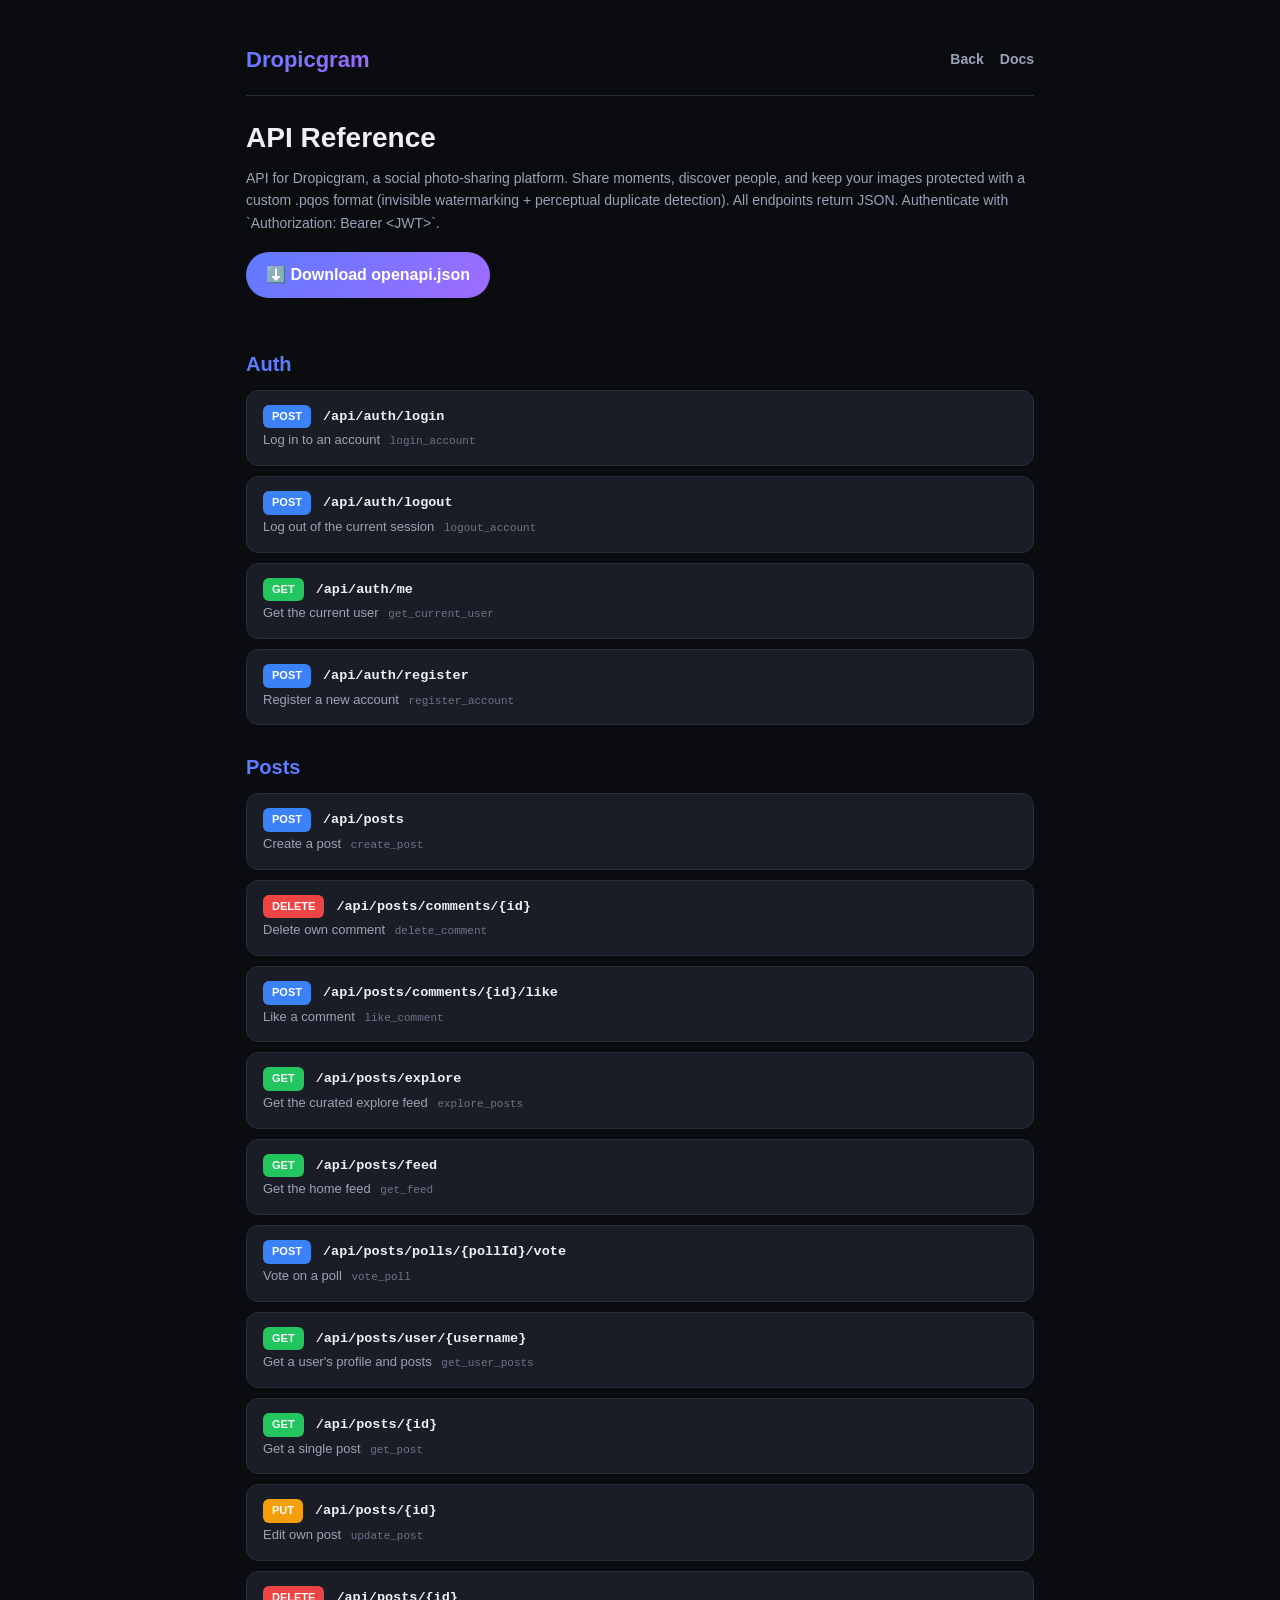
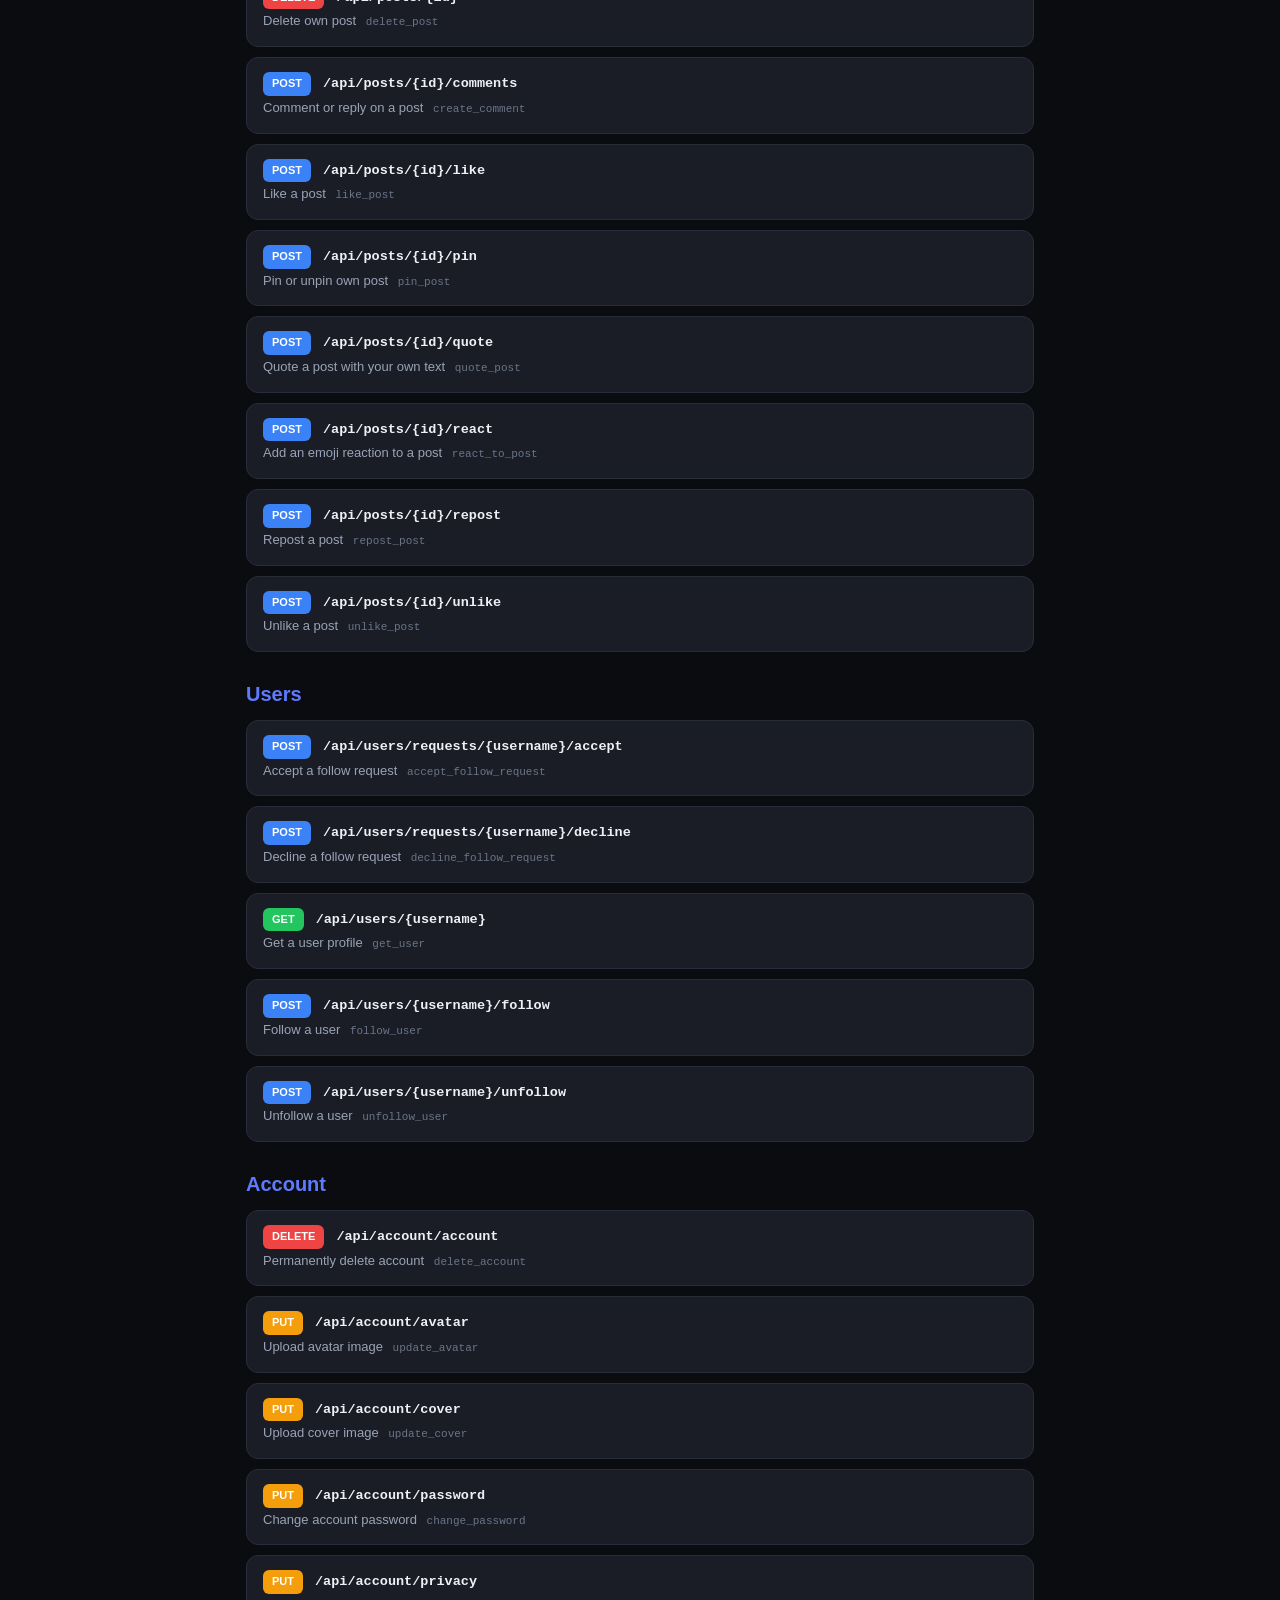
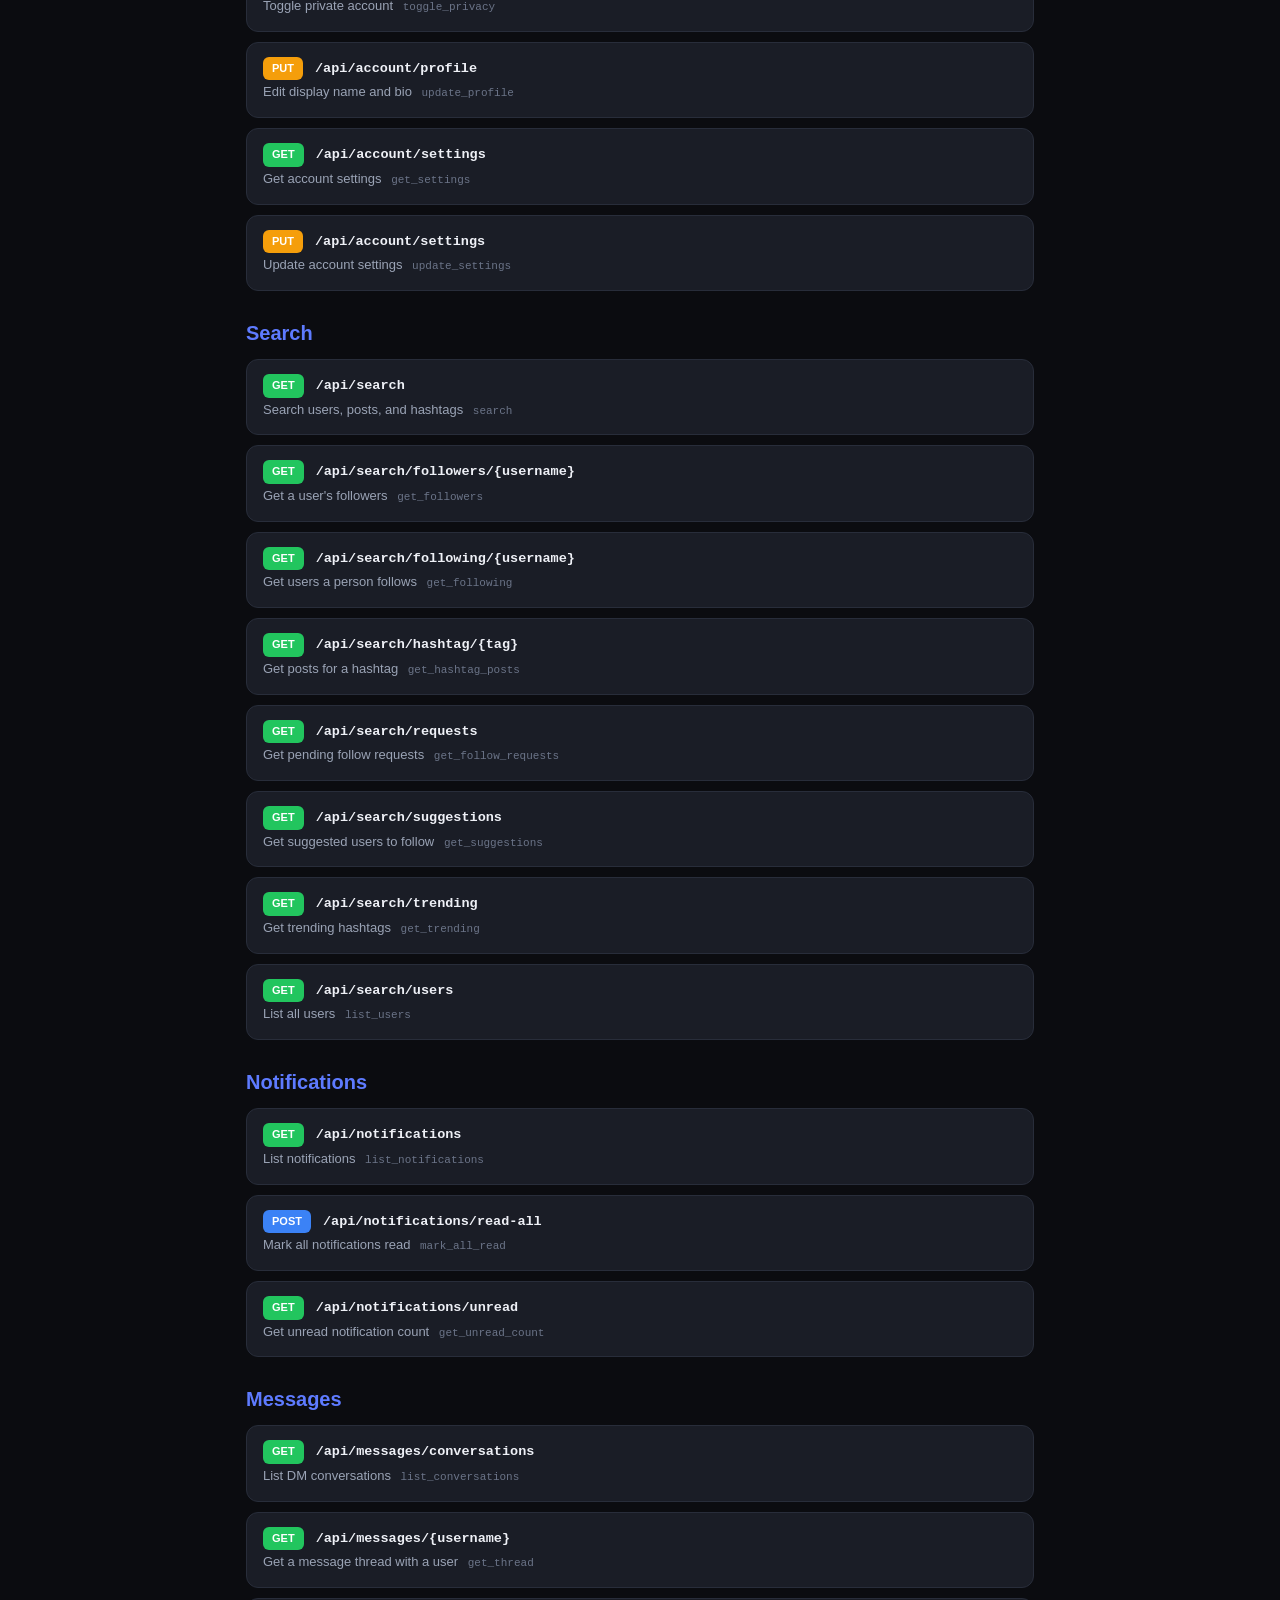
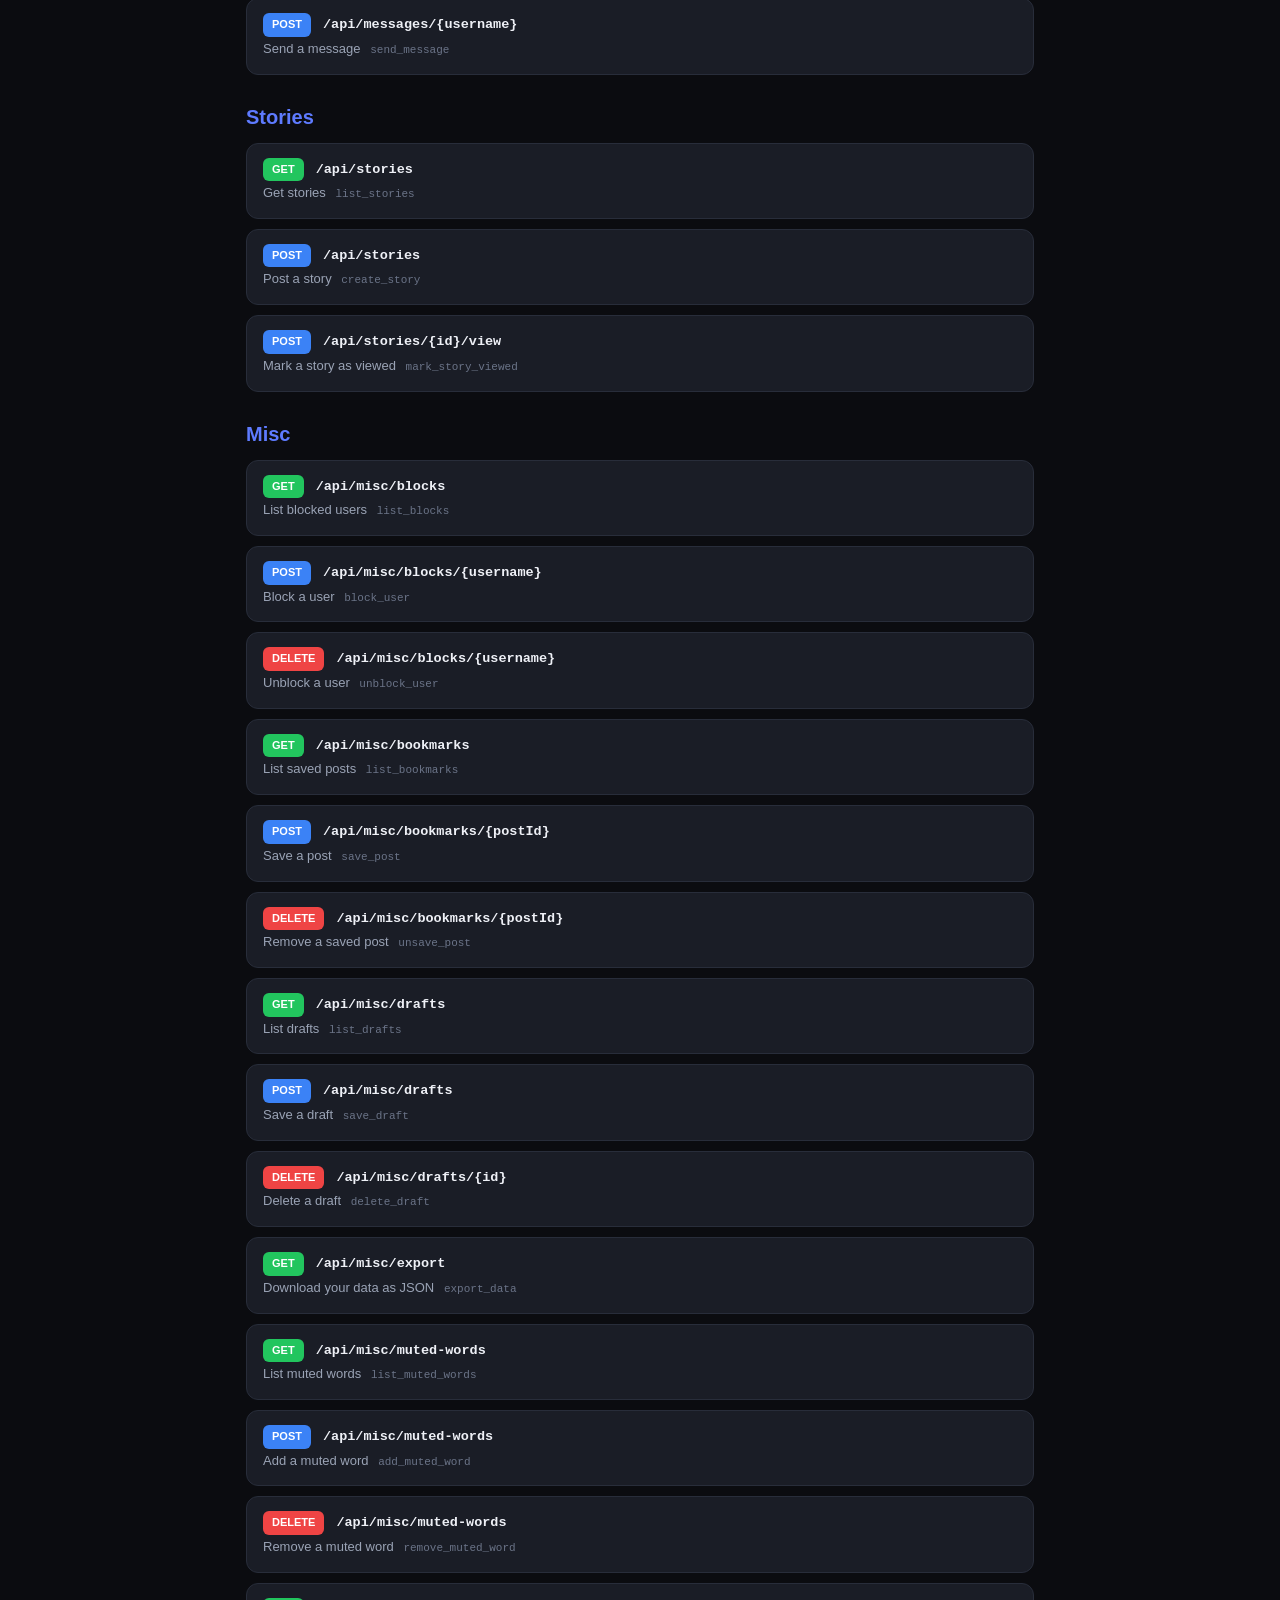
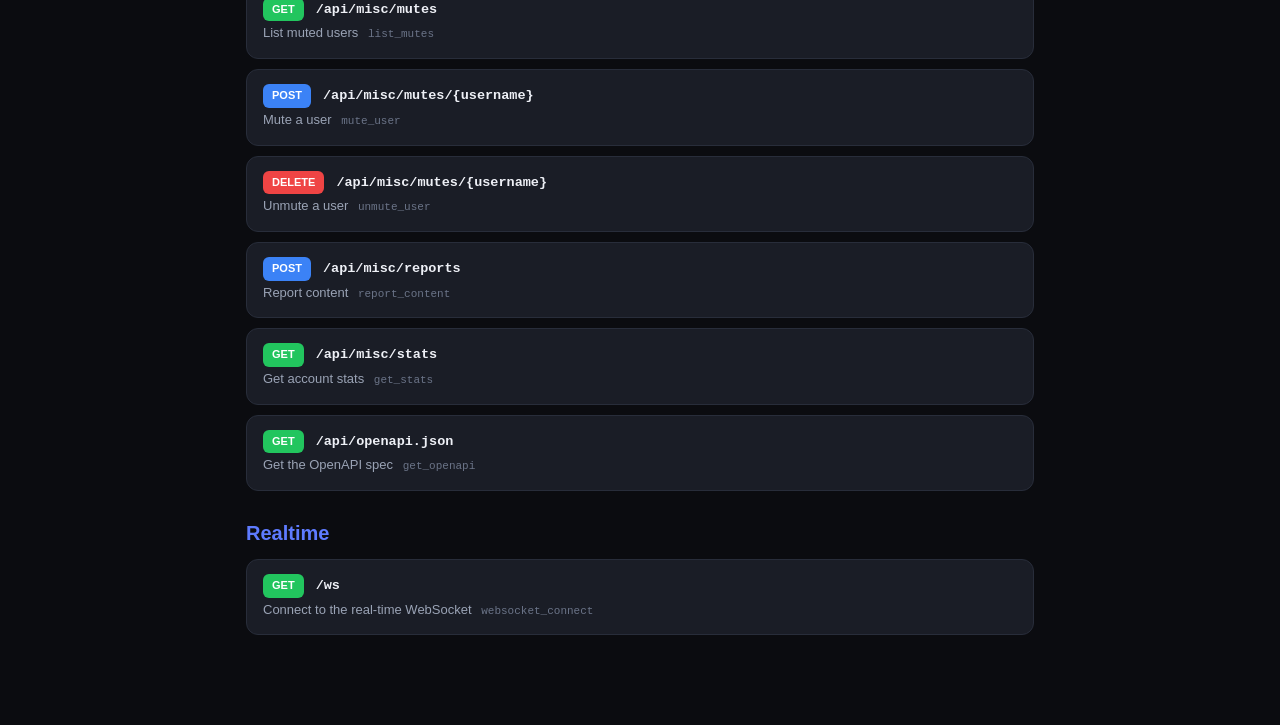
<file: apidocs.html>
<!DOCTYPE html>
<html lang="en">
<head>
<meta charset="UTF-8" />
<meta name="viewport" content="width=device-width, initial-scale=1.0" />
<title>Dropicgram API Reference</title>
<link rel="icon" type="image/svg+xml" href="icon.svg" />
<style>
:root{--bg:#0b0c10;--el:#13151c;--card:#1a1d26;--ink:#eef0f6;--mut:#9aa3b5;--acc:#5e7bff;--acc2:#a06bff;--bd:#282d3a;--g:#22c55e;--b:#3b82f6;--o:#f59e0b;--r:#ef4444;}
*{margin:0;padding:0;box-sizing:border-box}
body{font-family:-apple-system,BlinkMacSystemFont,"Segoe UI",Roboto,sans-serif;background:var(--bg);color:var(--ink);line-height:1.6}
.wrap{max-width:820px;margin:0 auto;padding:24px 16px 80px}
header{display:flex;align-items:center;gap:12px;padding:18px 0;border-bottom:1px solid var(--bd);margin-bottom:20px}
.logo{font-size:22px;font-weight:900;background:linear-gradient(135deg,var(--acc),var(--acc2));-webkit-background-clip:text;background-clip:text;-webkit-text-fill-color:transparent}
header nav{margin-left:auto;display:flex;gap:16px}
header nav a{color:var(--mut);text-decoration:none;font-weight:600;font-size:14px}
header nav a:hover{color:var(--acc)}
h1{font-size:28px;margin-bottom:6px}
.sub{color:var(--mut);font-size:14px;margin-bottom:18px}
.dl{display:inline-block;background:linear-gradient(135deg,var(--acc),var(--acc2));color:#fff;font-weight:800;padding:10px 20px;border-radius:999px;text-decoration:none;margin-bottom:24px}
.tag-title{font-size:20px;margin:26px 0 10px;color:var(--acc);text-transform:capitalize}
.ep{background:var(--card);border:1px solid var(--bd);border-radius:12px;padding:14px 16px;margin-bottom:10px}
.head{display:flex;align-items:center;gap:12px;flex-wrap:wrap}
.m{font-weight:800;font-size:11px;padding:3px 9px;border-radius:6px;color:#fff}
.m.get{background:var(--g)}.m.post{background:var(--b)}.m.put{background:var(--o)}.m.delete{background:var(--r)}
.path{font-family:ui-monospace,monospace;font-size:13.5px;font-weight:700;color:var(--ink);word-break:break-all}
.sum{color:var(--mut);font-size:13px;margin-top:2px}
.oid{font-family:ui-monospace,monospace;color:var(--faint,#6b7488);font-size:11px;margin-left:6px}
@media(max-width:600px){header{flex-direction:column;align-items:flex-start}header nav{margin-left:0}}
</style>
</head>
<body>
<div class="wrap">
<header>
<span class="logo">Dropicgram</span>
<nav><a href="./">Back</a><a href="docs.html">Docs</a></nav>
</header>
<h1>API Reference</h1>
<p class="sub">API for Dropicgram, a social photo-sharing platform. Share moments, discover people, and keep your images protected with a custom .pqos format (invisible watermarking + perceptual duplicate detection). All endpoints return JSON. Authenticate with `Authorization: Bearer &lt;JWT&gt;`.</p>
<a class="dl" href="https://aware-economy-cellular-philadelphia.trycloudflare.com/api/openapi.json">⬇️ Download openapi.json</a>
<h2 class="tag-title">Auth</h2><div class="ep">
      <div class="head"><span class="m post">POST</span><code class="path">/api/auth/login</code></div>
      <div class="sum">Log in to an account <span class="oid">login_account</span></div>
    </div><div class="ep">
      <div class="head"><span class="m post">POST</span><code class="path">/api/auth/logout</code></div>
      <div class="sum">Log out of the current session <span class="oid">logout_account</span></div>
    </div><div class="ep">
      <div class="head"><span class="m get">GET</span><code class="path">/api/auth/me</code></div>
      <div class="sum">Get the current user <span class="oid">get_current_user</span></div>
    </div><div class="ep">
      <div class="head"><span class="m post">POST</span><code class="path">/api/auth/register</code></div>
      <div class="sum">Register a new account <span class="oid">register_account</span></div>
    </div><h2 class="tag-title">Posts</h2><div class="ep">
      <div class="head"><span class="m post">POST</span><code class="path">/api/posts</code></div>
      <div class="sum">Create a post <span class="oid">create_post</span></div>
    </div><div class="ep">
      <div class="head"><span class="m delete">DELETE</span><code class="path">/api/posts/comments/{id}</code></div>
      <div class="sum">Delete own comment <span class="oid">delete_comment</span></div>
    </div><div class="ep">
      <div class="head"><span class="m post">POST</span><code class="path">/api/posts/comments/{id}/like</code></div>
      <div class="sum">Like a comment <span class="oid">like_comment</span></div>
    </div><div class="ep">
      <div class="head"><span class="m get">GET</span><code class="path">/api/posts/explore</code></div>
      <div class="sum">Get the curated explore feed <span class="oid">explore_posts</span></div>
    </div><div class="ep">
      <div class="head"><span class="m get">GET</span><code class="path">/api/posts/feed</code></div>
      <div class="sum">Get the home feed <span class="oid">get_feed</span></div>
    </div><div class="ep">
      <div class="head"><span class="m post">POST</span><code class="path">/api/posts/polls/{pollId}/vote</code></div>
      <div class="sum">Vote on a poll <span class="oid">vote_poll</span></div>
    </div><div class="ep">
      <div class="head"><span class="m get">GET</span><code class="path">/api/posts/user/{username}</code></div>
      <div class="sum">Get a user's profile and posts <span class="oid">get_user_posts</span></div>
    </div><div class="ep">
      <div class="head"><span class="m get">GET</span><code class="path">/api/posts/{id}</code></div>
      <div class="sum">Get a single post <span class="oid">get_post</span></div>
    </div><div class="ep">
      <div class="head"><span class="m put">PUT</span><code class="path">/api/posts/{id}</code></div>
      <div class="sum">Edit own post <span class="oid">update_post</span></div>
    </div><div class="ep">
      <div class="head"><span class="m delete">DELETE</span><code class="path">/api/posts/{id}</code></div>
      <div class="sum">Delete own post <span class="oid">delete_post</span></div>
    </div><div class="ep">
      <div class="head"><span class="m post">POST</span><code class="path">/api/posts/{id}/comments</code></div>
      <div class="sum">Comment or reply on a post <span class="oid">create_comment</span></div>
    </div><div class="ep">
      <div class="head"><span class="m post">POST</span><code class="path">/api/posts/{id}/like</code></div>
      <div class="sum">Like a post <span class="oid">like_post</span></div>
    </div><div class="ep">
      <div class="head"><span class="m post">POST</span><code class="path">/api/posts/{id}/pin</code></div>
      <div class="sum">Pin or unpin own post <span class="oid">pin_post</span></div>
    </div><div class="ep">
      <div class="head"><span class="m post">POST</span><code class="path">/api/posts/{id}/quote</code></div>
      <div class="sum">Quote a post with your own text <span class="oid">quote_post</span></div>
    </div><div class="ep">
      <div class="head"><span class="m post">POST</span><code class="path">/api/posts/{id}/react</code></div>
      <div class="sum">Add an emoji reaction to a post <span class="oid">react_to_post</span></div>
    </div><div class="ep">
      <div class="head"><span class="m post">POST</span><code class="path">/api/posts/{id}/repost</code></div>
      <div class="sum">Repost a post <span class="oid">repost_post</span></div>
    </div><div class="ep">
      <div class="head"><span class="m post">POST</span><code class="path">/api/posts/{id}/unlike</code></div>
      <div class="sum">Unlike a post <span class="oid">unlike_post</span></div>
    </div><h2 class="tag-title">Users</h2><div class="ep">
      <div class="head"><span class="m post">POST</span><code class="path">/api/users/requests/{username}/accept</code></div>
      <div class="sum">Accept a follow request <span class="oid">accept_follow_request</span></div>
    </div><div class="ep">
      <div class="head"><span class="m post">POST</span><code class="path">/api/users/requests/{username}/decline</code></div>
      <div class="sum">Decline a follow request <span class="oid">decline_follow_request</span></div>
    </div><div class="ep">
      <div class="head"><span class="m get">GET</span><code class="path">/api/users/{username}</code></div>
      <div class="sum">Get a user profile <span class="oid">get_user</span></div>
    </div><div class="ep">
      <div class="head"><span class="m post">POST</span><code class="path">/api/users/{username}/follow</code></div>
      <div class="sum">Follow a user <span class="oid">follow_user</span></div>
    </div><div class="ep">
      <div class="head"><span class="m post">POST</span><code class="path">/api/users/{username}/unfollow</code></div>
      <div class="sum">Unfollow a user <span class="oid">unfollow_user</span></div>
    </div><h2 class="tag-title">Account</h2><div class="ep">
      <div class="head"><span class="m delete">DELETE</span><code class="path">/api/account/account</code></div>
      <div class="sum">Permanently delete account <span class="oid">delete_account</span></div>
    </div><div class="ep">
      <div class="head"><span class="m put">PUT</span><code class="path">/api/account/avatar</code></div>
      <div class="sum">Upload avatar image <span class="oid">update_avatar</span></div>
    </div><div class="ep">
      <div class="head"><span class="m put">PUT</span><code class="path">/api/account/cover</code></div>
      <div class="sum">Upload cover image <span class="oid">update_cover</span></div>
    </div><div class="ep">
      <div class="head"><span class="m put">PUT</span><code class="path">/api/account/password</code></div>
      <div class="sum">Change account password <span class="oid">change_password</span></div>
    </div><div class="ep">
      <div class="head"><span class="m put">PUT</span><code class="path">/api/account/privacy</code></div>
      <div class="sum">Toggle private account <span class="oid">toggle_privacy</span></div>
    </div><div class="ep">
      <div class="head"><span class="m put">PUT</span><code class="path">/api/account/profile</code></div>
      <div class="sum">Edit display name and bio <span class="oid">update_profile</span></div>
    </div><div class="ep">
      <div class="head"><span class="m get">GET</span><code class="path">/api/account/settings</code></div>
      <div class="sum">Get account settings <span class="oid">get_settings</span></div>
    </div><div class="ep">
      <div class="head"><span class="m put">PUT</span><code class="path">/api/account/settings</code></div>
      <div class="sum">Update account settings <span class="oid">update_settings</span></div>
    </div><h2 class="tag-title">Search</h2><div class="ep">
      <div class="head"><span class="m get">GET</span><code class="path">/api/search</code></div>
      <div class="sum">Search users, posts, and hashtags <span class="oid">search</span></div>
    </div><div class="ep">
      <div class="head"><span class="m get">GET</span><code class="path">/api/search/followers/{username}</code></div>
      <div class="sum">Get a user's followers <span class="oid">get_followers</span></div>
    </div><div class="ep">
      <div class="head"><span class="m get">GET</span><code class="path">/api/search/following/{username}</code></div>
      <div class="sum">Get users a person follows <span class="oid">get_following</span></div>
    </div><div class="ep">
      <div class="head"><span class="m get">GET</span><code class="path">/api/search/hashtag/{tag}</code></div>
      <div class="sum">Get posts for a hashtag <span class="oid">get_hashtag_posts</span></div>
    </div><div class="ep">
      <div class="head"><span class="m get">GET</span><code class="path">/api/search/requests</code></div>
      <div class="sum">Get pending follow requests <span class="oid">get_follow_requests</span></div>
    </div><div class="ep">
      <div class="head"><span class="m get">GET</span><code class="path">/api/search/suggestions</code></div>
      <div class="sum">Get suggested users to follow <span class="oid">get_suggestions</span></div>
    </div><div class="ep">
      <div class="head"><span class="m get">GET</span><code class="path">/api/search/trending</code></div>
      <div class="sum">Get trending hashtags <span class="oid">get_trending</span></div>
    </div><div class="ep">
      <div class="head"><span class="m get">GET</span><code class="path">/api/search/users</code></div>
      <div class="sum">List all users <span class="oid">list_users</span></div>
    </div><h2 class="tag-title">Notifications</h2><div class="ep">
      <div class="head"><span class="m get">GET</span><code class="path">/api/notifications</code></div>
      <div class="sum">List notifications <span class="oid">list_notifications</span></div>
    </div><div class="ep">
      <div class="head"><span class="m post">POST</span><code class="path">/api/notifications/read-all</code></div>
      <div class="sum">Mark all notifications read <span class="oid">mark_all_read</span></div>
    </div><div class="ep">
      <div class="head"><span class="m get">GET</span><code class="path">/api/notifications/unread</code></div>
      <div class="sum">Get unread notification count <span class="oid">get_unread_count</span></div>
    </div><h2 class="tag-title">Messages</h2><div class="ep">
      <div class="head"><span class="m get">GET</span><code class="path">/api/messages/conversations</code></div>
      <div class="sum">List DM conversations <span class="oid">list_conversations</span></div>
    </div><div class="ep">
      <div class="head"><span class="m get">GET</span><code class="path">/api/messages/{username}</code></div>
      <div class="sum">Get a message thread with a user <span class="oid">get_thread</span></div>
    </div><div class="ep">
      <div class="head"><span class="m post">POST</span><code class="path">/api/messages/{username}</code></div>
      <div class="sum">Send a message <span class="oid">send_message</span></div>
    </div><h2 class="tag-title">Stories</h2><div class="ep">
      <div class="head"><span class="m get">GET</span><code class="path">/api/stories</code></div>
      <div class="sum">Get stories <span class="oid">list_stories</span></div>
    </div><div class="ep">
      <div class="head"><span class="m post">POST</span><code class="path">/api/stories</code></div>
      <div class="sum">Post a story <span class="oid">create_story</span></div>
    </div><div class="ep">
      <div class="head"><span class="m post">POST</span><code class="path">/api/stories/{id}/view</code></div>
      <div class="sum">Mark a story as viewed <span class="oid">mark_story_viewed</span></div>
    </div><h2 class="tag-title">Misc</h2><div class="ep">
      <div class="head"><span class="m get">GET</span><code class="path">/api/misc/blocks</code></div>
      <div class="sum">List blocked users <span class="oid">list_blocks</span></div>
    </div><div class="ep">
      <div class="head"><span class="m post">POST</span><code class="path">/api/misc/blocks/{username}</code></div>
      <div class="sum">Block a user <span class="oid">block_user</span></div>
    </div><div class="ep">
      <div class="head"><span class="m delete">DELETE</span><code class="path">/api/misc/blocks/{username}</code></div>
      <div class="sum">Unblock a user <span class="oid">unblock_user</span></div>
    </div><div class="ep">
      <div class="head"><span class="m get">GET</span><code class="path">/api/misc/bookmarks</code></div>
      <div class="sum">List saved posts <span class="oid">list_bookmarks</span></div>
    </div><div class="ep">
      <div class="head"><span class="m post">POST</span><code class="path">/api/misc/bookmarks/{postId}</code></div>
      <div class="sum">Save a post <span class="oid">save_post</span></div>
    </div><div class="ep">
      <div class="head"><span class="m delete">DELETE</span><code class="path">/api/misc/bookmarks/{postId}</code></div>
      <div class="sum">Remove a saved post <span class="oid">unsave_post</span></div>
    </div><div class="ep">
      <div class="head"><span class="m get">GET</span><code class="path">/api/misc/drafts</code></div>
      <div class="sum">List drafts <span class="oid">list_drafts</span></div>
    </div><div class="ep">
      <div class="head"><span class="m post">POST</span><code class="path">/api/misc/drafts</code></div>
      <div class="sum">Save a draft <span class="oid">save_draft</span></div>
    </div><div class="ep">
      <div class="head"><span class="m delete">DELETE</span><code class="path">/api/misc/drafts/{id}</code></div>
      <div class="sum">Delete a draft <span class="oid">delete_draft</span></div>
    </div><div class="ep">
      <div class="head"><span class="m get">GET</span><code class="path">/api/misc/export</code></div>
      <div class="sum">Download your data as JSON <span class="oid">export_data</span></div>
    </div><div class="ep">
      <div class="head"><span class="m get">GET</span><code class="path">/api/misc/muted-words</code></div>
      <div class="sum">List muted words <span class="oid">list_muted_words</span></div>
    </div><div class="ep">
      <div class="head"><span class="m post">POST</span><code class="path">/api/misc/muted-words</code></div>
      <div class="sum">Add a muted word <span class="oid">add_muted_word</span></div>
    </div><div class="ep">
      <div class="head"><span class="m delete">DELETE</span><code class="path">/api/misc/muted-words</code></div>
      <div class="sum">Remove a muted word <span class="oid">remove_muted_word</span></div>
    </div><div class="ep">
      <div class="head"><span class="m get">GET</span><code class="path">/api/misc/mutes</code></div>
      <div class="sum">List muted users <span class="oid">list_mutes</span></div>
    </div><div class="ep">
      <div class="head"><span class="m post">POST</span><code class="path">/api/misc/mutes/{username}</code></div>
      <div class="sum">Mute a user <span class="oid">mute_user</span></div>
    </div><div class="ep">
      <div class="head"><span class="m delete">DELETE</span><code class="path">/api/misc/mutes/{username}</code></div>
      <div class="sum">Unmute a user <span class="oid">unmute_user</span></div>
    </div><div class="ep">
      <div class="head"><span class="m post">POST</span><code class="path">/api/misc/reports</code></div>
      <div class="sum">Report content <span class="oid">report_content</span></div>
    </div><div class="ep">
      <div class="head"><span class="m get">GET</span><code class="path">/api/misc/stats</code></div>
      <div class="sum">Get account stats <span class="oid">get_stats</span></div>
    </div><div class="ep">
      <div class="head"><span class="m get">GET</span><code class="path">/api/openapi.json</code></div>
      <div class="sum">Get the OpenAPI spec <span class="oid">get_openapi</span></div>
    </div><h2 class="tag-title">Realtime</h2><div class="ep">
      <div class="head"><span class="m get">GET</span><code class="path">/ws</code></div>
      <div class="sum">Connect to the real-time WebSocket <span class="oid">websocket_connect</span></div>
    </div>
</div>
</body>
</html>
</file>
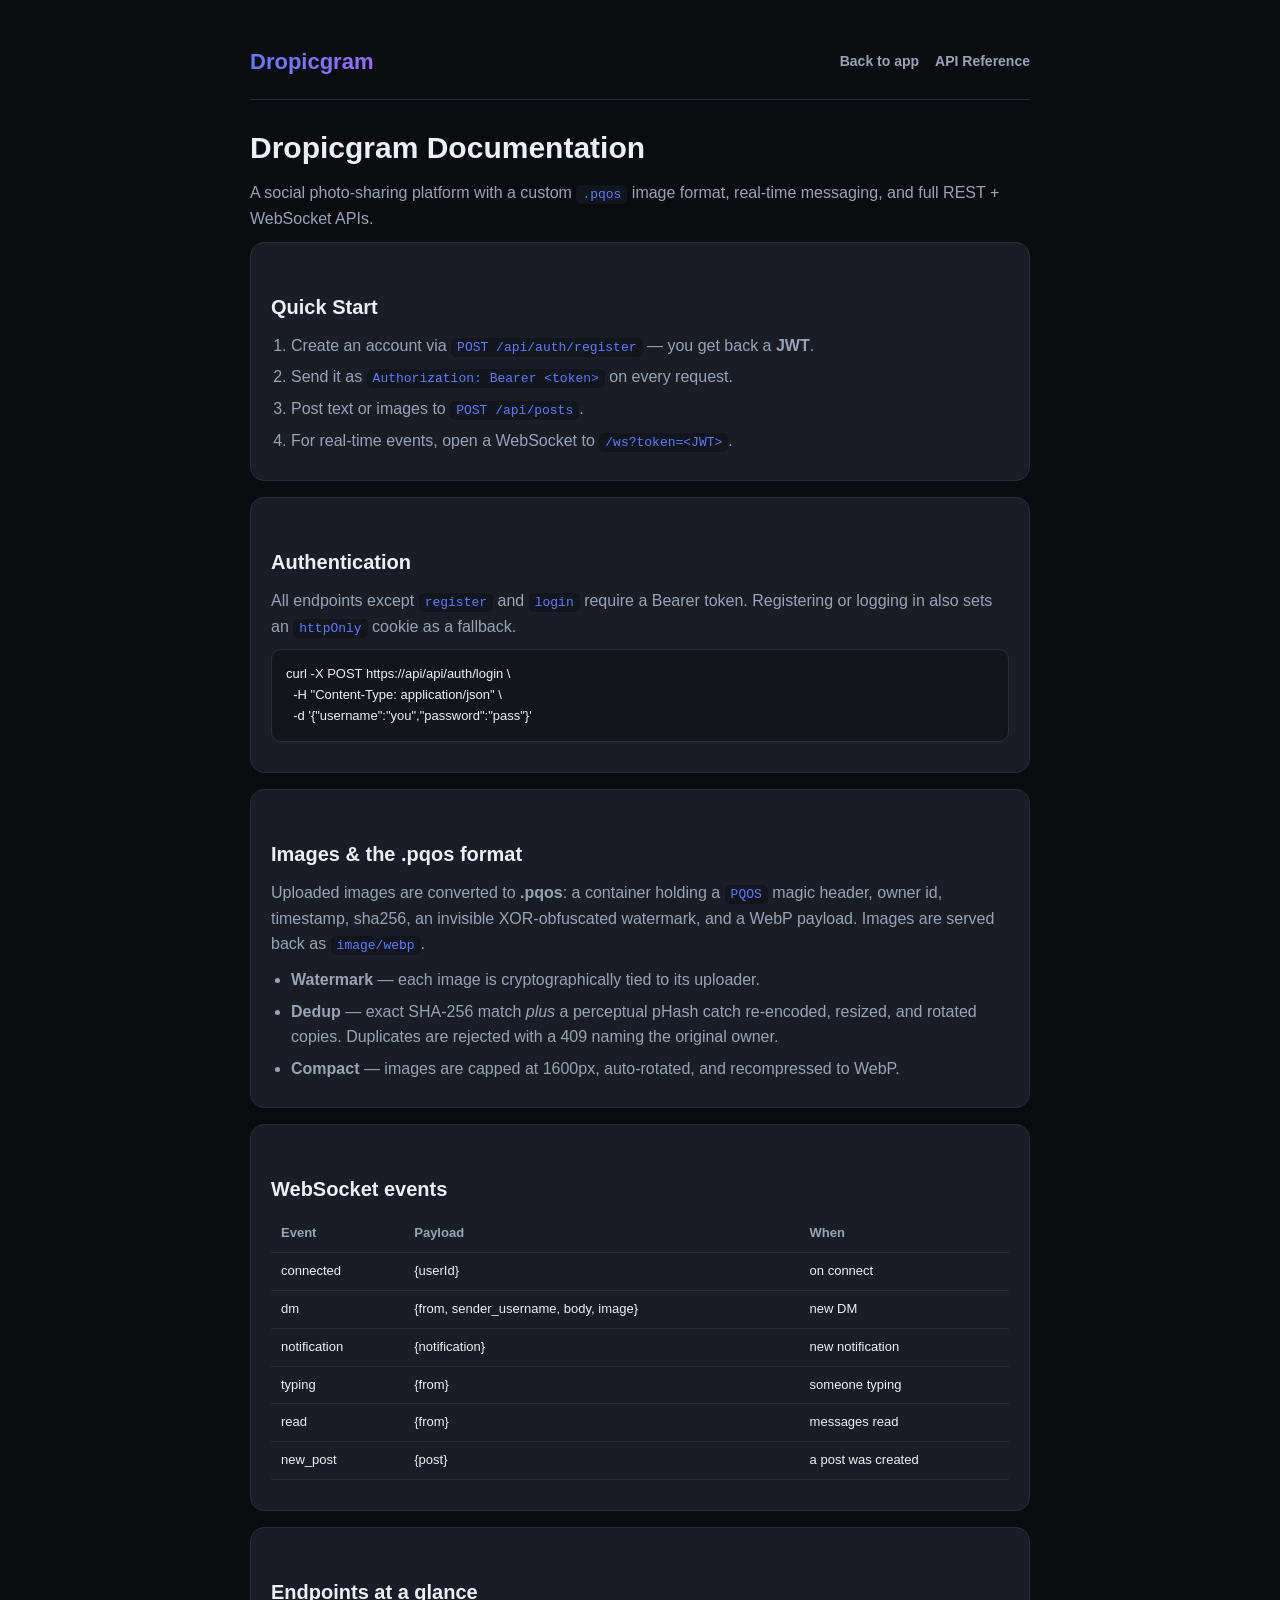
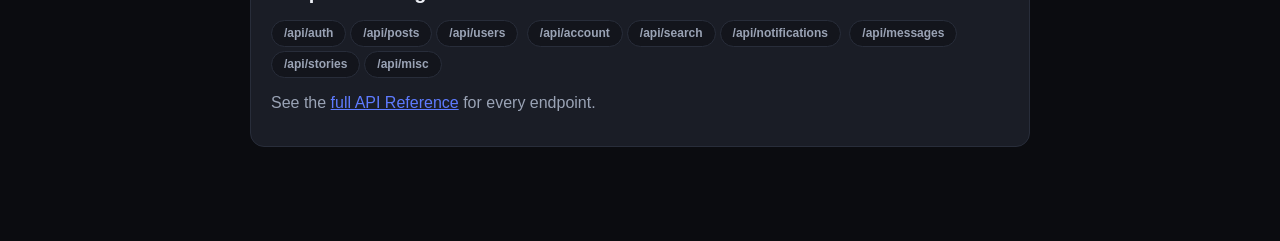
<file: docs.html>
<!DOCTYPE html>
<html lang="en">
<head>
  <meta charset="UTF-8" />
  <meta name="viewport" content="width=device-width, initial-scale=1.0" />
  <title>Dropicgram Docs</title>
  <link rel="icon" type="image/svg+xml" href="icon.svg" />
  <style>
    :root {
      --bg: #0b0c10; --bg-elev: #13151c; --card: #1a1d26; --card2: #232734;
      --ink: #eef0f6; --muted: #9aa3b5; --faint: #6b7488;
      --accent: #5e7bff; --accent2: #a06bff; --border: #282d3a;
      --green: #22c55e; --blue: #3b82f6; --orange: #f59e0b; --red: #ef4444;
    }
    * { margin: 0; padding: 0; box-sizing: border-box; }
    body {
      font-family: -apple-system, BlinkMacSystemFont, "Segoe UI", Roboto, sans-serif;
      background: var(--bg); color: var(--ink); line-height: 1.6;
    }
    .wrap { max-width: 820px; margin: 0 auto; padding: 24px 20px 80px; }
    header {
      display: flex; align-items: center; gap: 12px; padding: 20px 0; margin-bottom: 24px;
      border-bottom: 1px solid var(--border);
    }
    .logo { font-size: 22px; font-weight: 900; background: linear-gradient(135deg,var(--accent),var(--accent2)); -webkit-background-clip: text; background-clip: text; -webkit-text-fill-color: transparent; }
    header nav { margin-left: auto; display: flex; gap: 16px; }
    header nav a { color: var(--muted); text-decoration: none; font-weight: 600; font-size: 14px; }
    header nav a:hover { color: var(--accent); }
    h1 { font-size: 30px; margin-bottom: 8px; }
    h2 { font-size: 20px; margin: 28px 0 10px; color: var(--ink); }
    h3 { font-size: 16px; margin: 18px 0 8px; }
    p { color: var(--muted); margin-bottom: 10px; }
    code { background: var(--bg-elev); padding: 2px 6px; border-radius: 5px; font-size: 13px; color: var(--accent); }
    .card { background: var(--card); border: 1px solid var(--border); border-radius: 14px; padding: 20px; margin-bottom: 16px; }
    .codeblock {
      background: var(--bg-elev); border: 1px solid var(--border); border-radius: 10px;
      padding: 14px; font-size: 13px; overflow-x: auto; color: var(--ink); white-space: pre-wrap; margin: 10px 0;
    }
    table { width: 100%; border-collapse: collapse; margin: 10px 0; }
    th, td { text-align: left; padding: 8px 10px; border-bottom: 1px solid var(--border); font-size: 13px; }
    th { color: var(--muted); }
    ol, ul { padding-left: 20px; color: var(--muted); }
    li { margin-bottom: 6px; }
    .back { display: inline-block; color: var(--accent); text-decoration: none; font-weight: 700; margin-bottom: 12px; }
    .pill { display: inline-block; background: var(--bg-elev); border: 1px solid var(--border); border-radius: 999px; padding: 3px 12px; font-size: 12px; font-weight: 700; color: var(--muted); margin: 2px 4px 2px 0; }
    @media (max-width: 600px) {
      header { flex-direction: column; align-items: flex-start; }
      header nav { margin-left: 0; }
    }
  </style>
</head>
<body>
  <div class="wrap">
    <header>
      <span class="logo">Dropicgram</span>
      <nav>
        <a href="./">Back to app</a>
        <a href="apidocs.html">API Reference</a>
      </nav>
    </header>

    <h1>Dropicgram Documentation</h1>
    <p>A social photo-sharing platform with a custom <code>.pqos</code> image format, real-time messaging, and full REST + WebSocket APIs.</p>

    <div class="card">
      <h2>Quick Start</h2>
      <ol>
        <li>Create an account via <code>POST /api/auth/register</code> — you get back a <b>JWT</b>.</li>
        <li>Send it as <code>Authorization: Bearer &lt;token&gt;</code> on every request.</li>
        <li>Post text or images to <code>POST /api/posts</code>.</li>
        <li>For real-time events, open a WebSocket to <code>/ws?token=&lt;JWT&gt;</code>.</li>
      </ol>
    </div>

    <div class="card">
      <h2>Authentication</h2>
      <p>All endpoints except <code>register</code> and <code>login</code> require a Bearer token. Registering or logging in also sets an <code>httpOnly</code> cookie as a fallback.</p>
      <div class="codeblock">curl -X POST https://api/api/auth/login \
  -H "Content-Type: application/json" \
  -d '{"username":"you","password":"pass"}'</div>
    </div>

    <div class="card">
      <h2>Images &amp; the .pqos format</h2>
      <p>Uploaded images are converted to <b>.pqos</b>: a container holding a <code>PQOS</code> magic header, owner id, timestamp, sha256, an invisible XOR-obfuscated watermark, and a WebP payload. Images are served back as <code>image/webp</code>.</p>
      <ul>
        <li><b>Watermark</b> — each image is cryptographically tied to its uploader.</li>
        <li><b>Dedup</b> — exact SHA-256 match <i>plus</i> a perceptual pHash catch re-encoded, resized, and rotated copies. Duplicates are rejected with a 409 naming the original owner.</li>
        <li><b>Compact</b> — images are capped at 1600px, auto-rotated, and recompressed to WebP.</li>
      </ul>
    </div>

    <div class="card">
      <h2>WebSocket events</h2>
      <table>
        <tr><th>Event</th><th>Payload</th><th>When</th></tr>
        <tr><td>connected</td><td>{userId}</td><td>on connect</td></tr>
        <tr><td>dm</td><td>{from, sender_username, body, image}</td><td>new DM</td></tr>
        <tr><td>notification</td><td>{notification}</td><td>new notification</td></tr>
        <tr><td>typing</td><td>{from}</td><td>someone typing</td></tr>
        <tr><td>read</td><td>{from}</td><td>messages read</td></tr>
        <tr><td>new_post</td><td>{post}</td><td>a post was created</td></tr>
      </table>
    </div>

    <div class="card">
      <h2>Endpoints at a glance</h2>
      <p>
        <span class="pill">/api/auth</span><span class="pill">/api/posts</span><span class="pill">/api/users</span>
        <span class="pill">/api/account</span><span class="pill">/api/search</span><span class="pill">/api/notifications</span>
        <span class="pill">/api/messages</span><span class="pill">/api/stories</span><span class="pill">/api/misc</span>
      </p>
      <p>See the <a href="apidocs.html" style="color:var(--accent)">full API Reference</a> for every endpoint.</p>
    </div>
  </div>
</body>
</html>
</file>
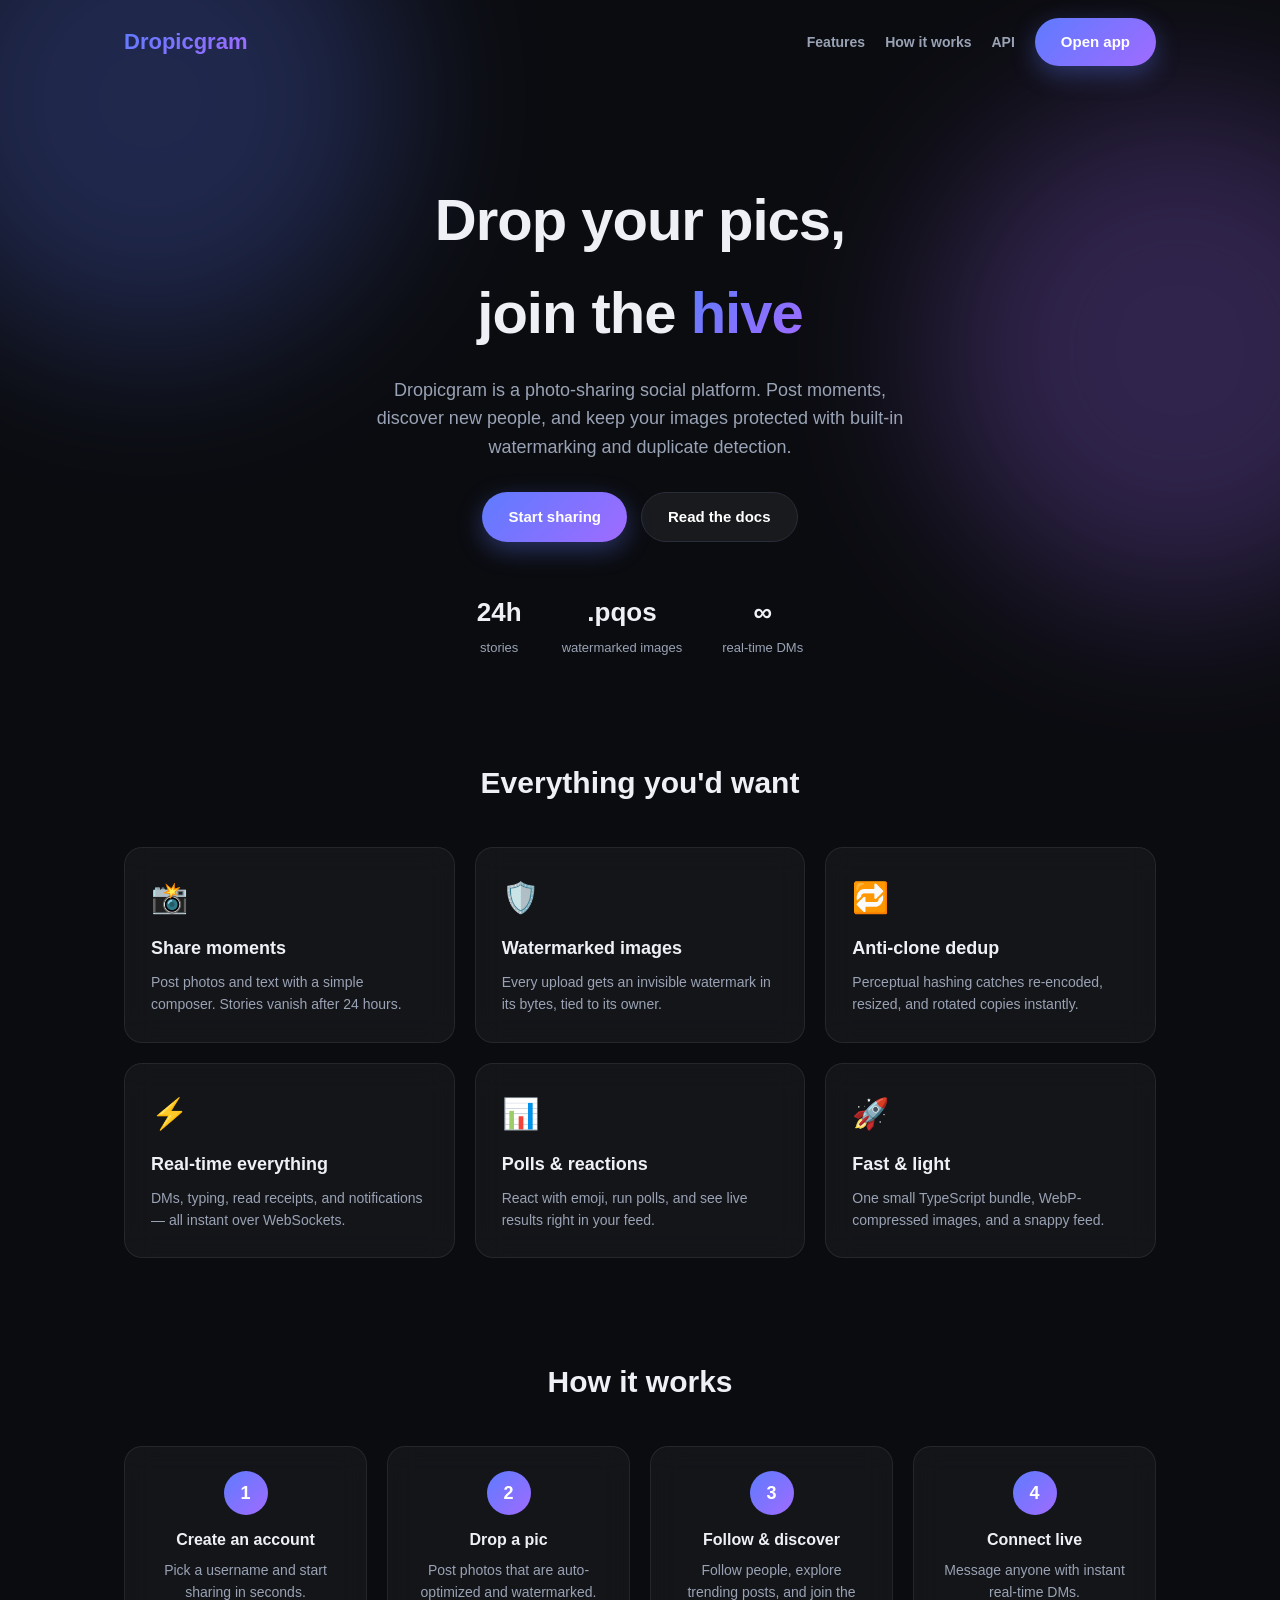
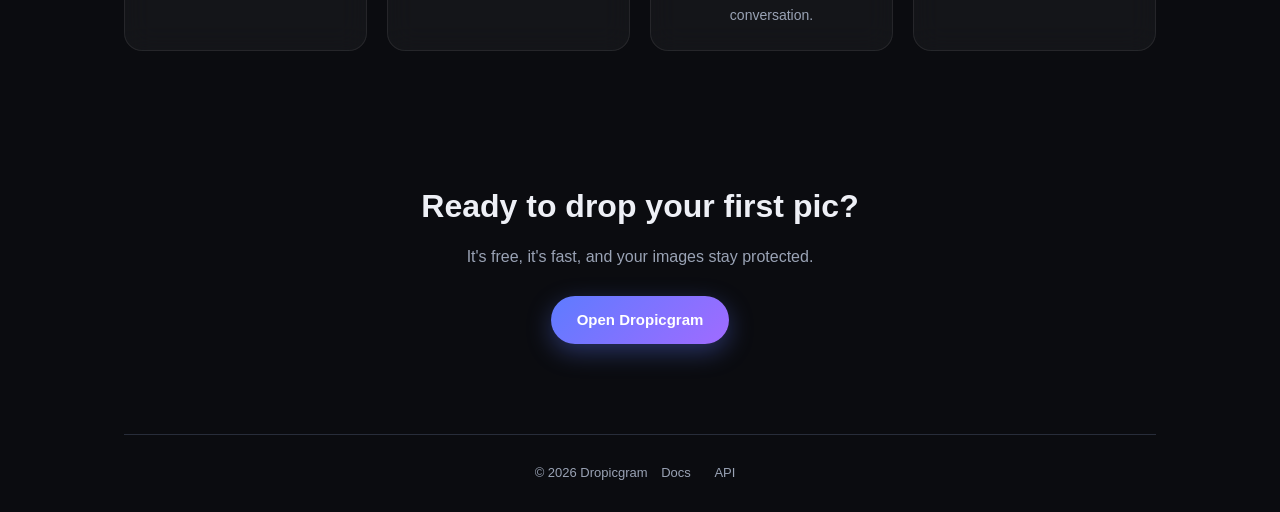
<file: landing.html>
<!DOCTYPE html>
<html lang="en">
<head>
  <meta charset="UTF-8" />
  <meta name="viewport" content="width=device-width, initial-scale=1.0" />
  <title>Dropicgram — Drop your pics, join the hive</title>
  <meta name="description" content="Dropicgram is a social photo-sharing platform. Drop your pics, discover new moments, and connect with people around the world." />
  <link rel="icon" type="image/svg+xml" href="icon.svg" />
  <link rel="apple-touch-icon" href="apple-touch-icon.png" />
  <meta name="theme-color" content="#5e7bff" />
  <style>
    :root {
      --bg: #0b0c10; --bg-elev: #13151c; --card: #1a1d26;
      --ink: #eef0f6; --muted: #9aa3b5;
      --accent: #5e7bff; --accent2: #a06bff;
      --border: #282d3a; --green: #22c55e;
    }
    * { margin: 0; padding: 0; box-sizing: border-box; }
    body {
      font-family: -apple-system, BlinkMacSystemFont, "Segoe UI", Roboto, sans-serif;
      background: var(--bg); color: var(--ink); line-height: 1.6;
      overflow-x: hidden;
    }
    .wrap { max-width: 1080px; margin: 0 auto; padding: 0 24px; }

    /* glass helper */
    .glass {
      background: rgba(255,255,255,0.04);
      border: 1px solid rgba(255,255,255,0.08);
      backdrop-filter: blur(14px);
      -webkit-backdrop-filter: blur(14px);
      border-radius: 18px;
    }

    /* header */
    header { display: flex; align-items: center; gap: 12px; padding: 18px 0; }
    .logo { font-size: 22px; font-weight: 900; background: linear-gradient(135deg,var(--accent),var(--accent2)); -webkit-background-clip: text; background-clip: text; -webkit-text-fill-color: transparent; }
    header nav { margin-left: auto; display: flex; gap: 20px; align-items: center; }
    header nav a { color: var(--muted); text-decoration: none; font-weight: 600; font-size: 14px; }
    header nav a:hover { color: var(--accent); }
    .btn {
      display: inline-flex; align-items: center; gap: 6px;
      background: linear-gradient(135deg,var(--accent),var(--accent2));
      color: #fff; font-weight: 800; font-size: 15px;
      padding: 12px 26px; border-radius: 999px; text-decoration: none;
      transition: transform .12s, box-shadow .15s;
      box-shadow: 0 8px 24px rgba(94,123,255,0.35);
    }
    .btn:hover { transform: translateY(-2px); box-shadow: 0 12px 30px rgba(94,123,255,0.5); }
    .btn.ghost { background: rgba(255,255,255,0.06); border: 1px solid var(--border); box-shadow: none; }
    .btn.ghost:hover { border-color: var(--accent); }

    /* hero */
    .hero { padding: 90px 0 60px; text-align: center; position: relative; }
    .hero h1 { font-size: clamp(34px, 6vw, 58px); font-weight: 900; letter-spacing: -1px; margin-bottom: 16px; }
    .hero h1 .grad { background: linear-gradient(135deg,var(--accent),var(--accent2)); -webkit-background-clip: text; background-clip: text; -webkit-text-fill-color: transparent; }
    .hero p { color: var(--muted); font-size: 18px; max-width: 560px; margin: 0 auto 30px; }
    .hero .cta { display: flex; gap: 14px; justify-content: center; flex-wrap: wrap; }
    .hero .stats { display: flex; gap: 40px; justify-content: center; margin-top: 50px; flex-wrap: wrap; }
    .hero .stat b { display: block; font-size: 26px; font-weight: 900; color: var(--ink); }
    .hero .stat span { color: var(--muted); font-size: 13px; }

    /* glow orb */
    .orb { position: absolute; width: 500px; height: 500px; border-radius: 50%; filter: blur(80px); opacity: .25; z-index: -1; }
    .orb.a { background: var(--accent); top: -150px; left: -100px; }
    .orb.b { background: var(--accent2); top: 100px; right: -150px; }

    /* features */
    .features { padding: 40px 0 70px; }
    .features h2 { text-align: center; font-size: 30px; margin-bottom: 40px; }
    .grid { display: grid; grid-template-columns: repeat(auto-fit, minmax(260px, 1fr)); gap: 20px; }
    .feature { padding: 26px; }
    .feature .ic { font-size: 30px; margin-bottom: 12px; }
    .feature h3 { font-size: 18px; margin-bottom: 8px; }
    .feature p { color: var(--muted); font-size: 14px; }

    /* how it works */
    .steps { padding: 30px 0 70px; }
    .steps h2 { text-align: center; font-size: 30px; margin-bottom: 40px; }
    .steps-row { display: grid; grid-template-columns: repeat(auto-fit, minmax(220px, 1fr)); gap: 20px; }
    .step { padding: 24px; text-align: center; }
    .step .n { display: inline-flex; width: 44px; height: 44px; border-radius: 50%; background: linear-gradient(135deg,var(--accent),var(--accent2)); color: #fff; font-weight: 900; font-size: 18px; align-items: center; justify-content: center; margin-bottom: 12px; }
    .step h4 { margin-bottom: 6px; }
    .step p { color: var(--muted); font-size: 14px; }

    /* cta bottom */
    .bottom-cta { padding: 60px 0 90px; text-align: center; }
    .bottom-cta h2 { font-size: 32px; margin-bottom: 12px; }
    .bottom-cta p { color: var(--muted); margin-bottom: 26px; }

    footer { border-top: 1px solid var(--border); padding: 28px 0; text-align: center; color: var(--muted); font-size: 13px; }
    footer a { color: var(--muted); text-decoration: none; margin: 0 10px; }
    footer a:hover { color: var(--accent); }

    @media (max-width: 600px) {
      .hero { padding: 60px 0 40px; }
      header nav a:not(.btn) { display: none; }
    }
  </style>
</head>
<body>
  <div class="orb a"></div>
  <div class="orb b"></div>

  <div class="wrap">
    <header>
      <span class="logo">Dropicgram</span>
      <nav>
        <a href="#features">Features</a>
        <a href="#how">How it works</a>
        <a href="apidocs.html">API</a>
        <a class="btn" href="/dropicgram">Open app</a>
      </nav>
    </header>

    <section class="hero">
      <h1>Drop your pics,<br />join the <span class="grad">hive</span></h1>
      <p>Dropicgram is a photo-sharing social platform. Post moments, discover new people, and keep your images protected with built-in watermarking and duplicate detection.</p>
      <div class="cta">
        <a class="btn" href="/dropicgram">Start sharing</a>
        <a class="btn ghost" href="apidocs.html">Read the docs</a>
      </div>
      <div class="stats">
        <div class="stat"><b>24h</b><span>stories</span></div>
        <div class="stat"><b>.pqos</b><span>watermarked images</span></div>
        <div class="stat"><b>∞</b><span>real-time DMs</span></div>
      </div>
    </section>

    <section class="features" id="features">
      <h2>Everything you'd want</h2>
      <div class="grid">
        <div class="feature glass">
          <div class="ic">📸</div>
          <h3>Share moments</h3>
          <p>Post photos and text with a simple composer. Stories vanish after 24 hours.</p>
        </div>
        <div class="feature glass">
          <div class="ic">🛡️</div>
          <h3>Watermarked images</h3>
          <p>Every upload gets an invisible watermark in its bytes, tied to its owner.</p>
        </div>
        <div class="feature glass">
          <div class="ic">🔁</div>
          <h3>Anti-clone dedup</h3>
          <p>Perceptual hashing catches re-encoded, resized, and rotated copies instantly.</p>
        </div>
        <div class="feature glass">
          <div class="ic">⚡</div>
          <h3>Real-time everything</h3>
          <p>DMs, typing, read receipts, and notifications — all instant over WebSockets.</p>
        </div>
        <div class="feature glass">
          <div class="ic">📊</div>
          <h3>Polls &amp; reactions</h3>
          <p>React with emoji, run polls, and see live results right in your feed.</p>
        </div>
        <div class="feature glass">
          <div class="ic">🚀</div>
          <h3>Fast &amp; light</h3>
          <p>One small TypeScript bundle, WebP-compressed images, and a snappy feed.</p>
        </div>
      </div>
    </section>

    <section class="steps" id="how">
      <h2>How it works</h2>
      <div class="steps-row">
        <div class="step glass">
          <span class="n">1</span>
          <h4>Create an account</h4>
          <p>Pick a username and start sharing in seconds.</p>
        </div>
        <div class="step glass">
          <span class="n">2</span>
          <h4>Drop a pic</h4>
          <p>Post photos that are auto-optimized and watermarked.</p>
        </div>
        <div class="step glass">
          <span class="n">3</span>
          <h4>Follow &amp; discover</h4>
          <p>Follow people, explore trending posts, and join the conversation.</p>
        </div>
        <div class="step glass">
          <span class="n">4</span>
          <h4>Connect live</h4>
          <p>Message anyone with instant real-time DMs.</p>
        </div>
      </div>
    </section>

    <section class="bottom-cta">
      <h2>Ready to drop your first pic?</h2>
      <p>It's free, it's fast, and your images stay protected.</p>
      <a class="btn" href="/dropicgram">Open Dropicgram</a>
    </section>

    <footer>
      <span>© 2026 Dropicgram</span>
      <a href="docs.html">Docs</a>
      <a href="apidocs.html">API</a>
    </footer>
  </div>
</body>
</html>
</file>
